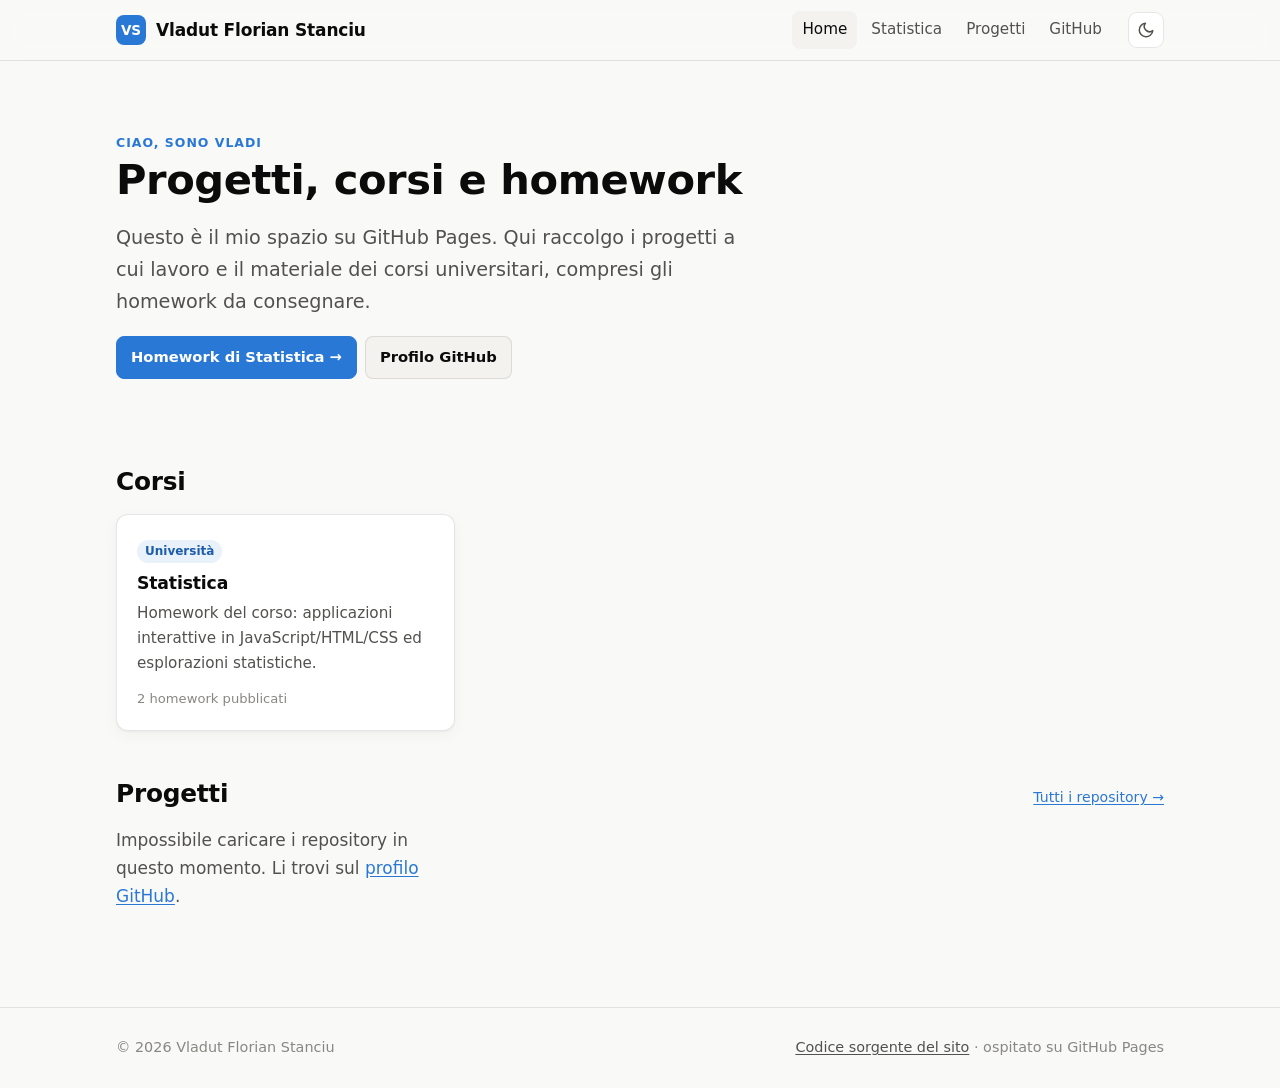
<file: index.html>
<!doctype html>
<html lang="it">
<head>
  <meta charset="utf-8">
  <meta name="viewport" content="width=device-width, initial-scale=1">
  <title>Vladut Florian Stanciu</title>
  <meta name="description" content="Sito personale di Vladut Florian Stanciu: progetti, corsi universitari e homework.">
  <script>try{var t=localStorage.getItem('theme');if(t)document.documentElement.setAttribute('data-theme',t)}catch(e){}</script>
  <link rel="icon" href="data:image/svg+xml,%3Csvg xmlns='http://www.w3.org/2000/svg' viewBox='0 0 32 32'%3E%3Crect width='32' height='32' rx='8' fill='%232a78d6'/%3E%3Ctext x='16' y='21' font-family='Arial' font-weight='700' font-size='13' fill='white' text-anchor='middle'%3EVS%3C/text%3E%3C/svg%3E">
  <link rel="stylesheet" href="assets/css/style.css">
</head>
<body data-root="./" data-page="home">
  <header data-site-header></header>

  <main class="container">
    <section class="hero">
      <div class="kicker">Ciao, sono Vladi</div>
      <h1>Progetti, corsi e homework</h1>
      <p class="lead">
        Questo è il mio spazio su GitHub Pages. Qui raccolgo i progetti a cui lavoro
        e il materiale dei corsi universitari, compresi gli homework da consegnare.
      </p>
      <div class="btn-row">
        <a class="btn primary" href="statistica/">Homework di Statistica →</a>
        <a class="btn" href="https://github.com/Vladi2504" target="_blank" rel="noopener">Profilo GitHub</a>
      </div>
    </section>

    <div class="section-title">
      <h2 id="corsi">Corsi</h2>
    </div>
    <div class="grid">
      <a class="card" href="statistica/">
        <span class="tag">Università</span>
        <h3 style="margin-top:10px">Statistica</h3>
        <p>Homework del corso: applicazioni interattive in JavaScript/HTML/CSS ed esplorazioni statistiche.</p>
        <div class="meta"><span>2 homework pubblicati</span></div>
      </a>
    </div>

    <div class="section-title">
      <h2 id="progetti">Progetti</h2>
      <a class="small" href="https://github.com/Vladi2504?tab=repositories" target="_blank" rel="noopener">Tutti i repository →</a>
    </div>
    <div class="grid" id="repo-list">
      <p class="muted">Caricamento dei repository da GitHub…</p>
    </div>
  </main>

  <footer data-site-footer></footer>

  <script src="assets/js/site.js"></script>
  <script>
    // Elenco dei repository pubblici, letto dall'API pubblica di GitHub.
    (function () {
      const box = document.getElementById('repo-list');
      const user = 'Vladi2504';
      const esc = s => String(s).replace(/[&<>"']/g, c => ({ '&': '&amp;', '<': '&lt;', '>': '&gt;', '"': '&quot;', "'": '&#39;' }[c]));
      fetch('https://api.github.com/users/' + user + '/repos?sort=updated&per_page=30')
        .then(r => { if (!r.ok) throw new Error(r.status); return r.json(); })
        .then(repos => {
          repos = repos.filter(r => !r.fork && r.name.toLowerCase() !== (user + '.github.io').toLowerCase());
          if (!repos.length) {
            box.innerHTML = '<p class="muted">Nessun repository pubblico da mostrare per ora.</p>';
            return;
          }
          box.innerHTML = repos.slice(0, 9).map(r => `
            <a class="card" href="${esc(r.html_url)}" target="_blank" rel="noopener">
              <h3>${esc(r.name)}</h3>
              <p>${r.description ? esc(r.description) : '<span class="muted">Nessuna descrizione</span>'}</p>
              <div class="meta">
                ${r.language ? `<span>${esc(r.language)}</span>` : ''}
                <span>Aggiornato il ${new Date(r.pushed_at).toLocaleDateString('it-IT')}</span>
              </div>
            </a>`).join('');
        })
        .catch(() => {
          box.innerHTML = '<p class="muted">Impossibile caricare i repository in questo momento. ' +
            'Li trovi sul <a href="https://github.com/' + user + '" target="_blank" rel="noopener">profilo GitHub</a>.</p>';
        });
    })();
  </script>
</body>
</html>
</file>
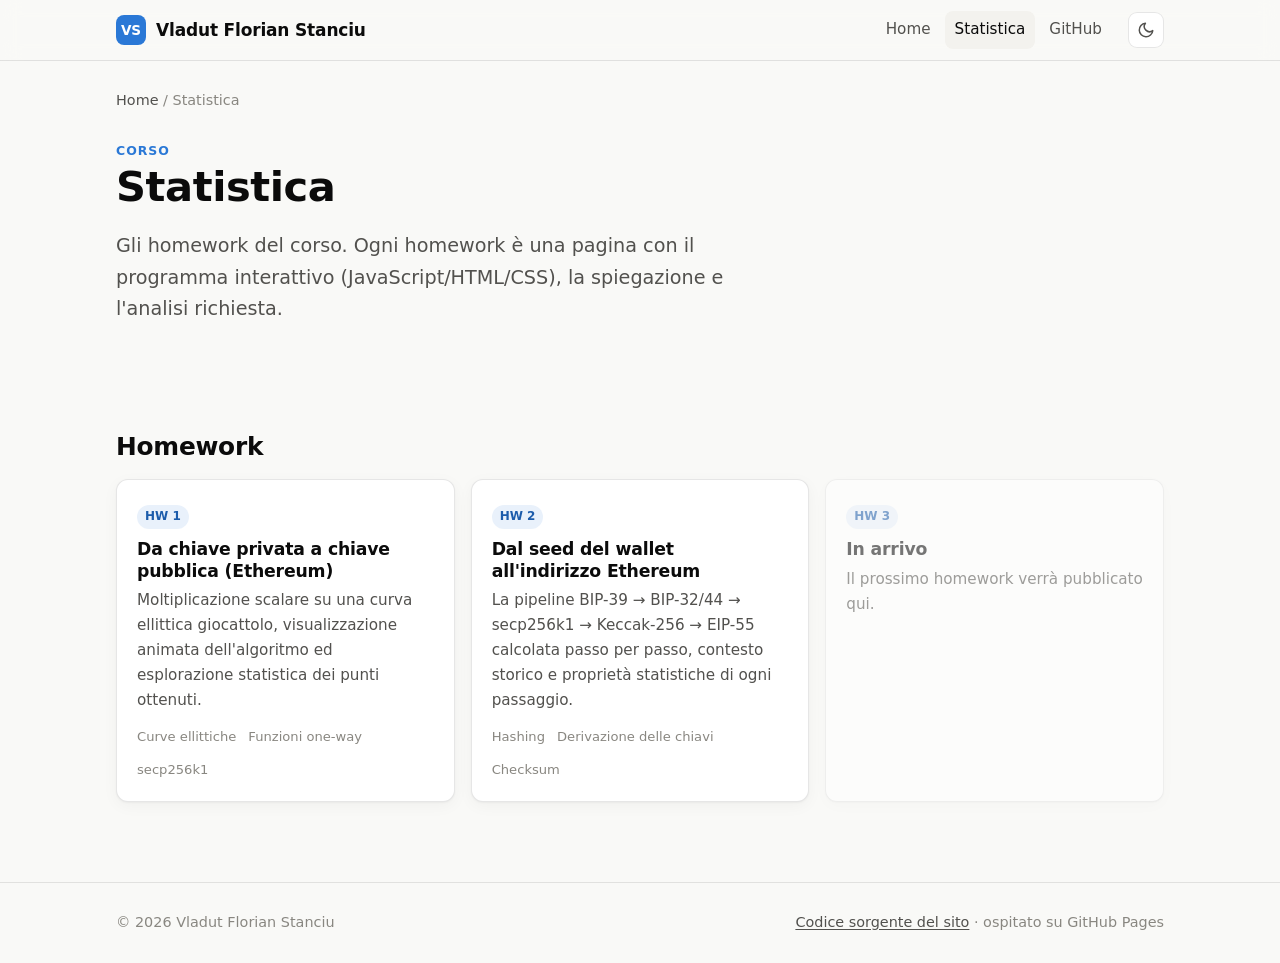
<file: statistica/index.html>
<!doctype html>
<html lang="it">
<head>
  <meta charset="utf-8">
  <meta name="viewport" content="width=device-width, initial-scale=1">
  <title>Statistica · Homework</title>
  <meta name="description" content="Homework del corso di Statistica di Vladut Florian Stanciu.">
  <script>try{var t=localStorage.getItem('theme');if(t)document.documentElement.setAttribute('data-theme',t)}catch(e){}</script>
  <link rel="icon" href="data:image/svg+xml,%3Csvg xmlns='http://www.w3.org/2000/svg' viewBox='0 0 32 32'%3E%3Crect width='32' height='32' rx='8' fill='%232a78d6'/%3E%3Ctext x='16' y='21' font-family='Arial' font-weight='700' font-size='13' fill='white' text-anchor='middle'%3EVS%3C/text%3E%3C/svg%3E">
  <link rel="stylesheet" href="../assets/css/style.css">
</head>
<body data-root="../" data-page="statistica">
  <header data-site-header></header>

  <main class="container">
    <p class="breadcrumb"><a href="../">Home</a> / Statistica</p>
    <section class="hero" style="padding-top:28px">
      <div class="kicker">Corso</div>
      <h1>Statistica</h1>
      <p class="lead">
        Gli homework del corso. Ogni homework è una pagina con il programma interattivo
        (JavaScript/HTML/CSS), la spiegazione e l'analisi richiesta.
      </p>
    </section>

    <div class="section-title"><h2 id="homework">Homework</h2></div>
    <div class="grid">
      <a class="card" href="hw1/">
        <span class="tag">HW 1</span>
        <h3 style="margin-top:10px">Da chiave privata a chiave pubblica (Ethereum)</h3>
        <p>Moltiplicazione scalare su una curva ellittica giocattolo, visualizzazione animata
          dell'algoritmo ed esplorazione statistica dei punti ottenuti.</p>
        <div class="meta"><span>Curve ellittiche</span><span>Funzioni one-way</span><span>secp256k1</span></div>
      </a>
      <a class="card" href="hw2/">
        <span class="tag">HW 2</span>
        <h3 style="margin-top:10px">Dal seed del wallet all'indirizzo Ethereum</h3>
        <p>La pipeline BIP-39 → BIP-32/44 → secp256k1 → Keccak-256 → EIP-55 calcolata passo per passo,
          contesto storico e proprietà statistiche di ogni passaggio.</p>
        <div class="meta"><span>Hashing</span><span>Derivazione delle chiavi</span><span>Checksum</span></div>
      </a>
      <div class="card disabled" aria-disabled="true">
        <span class="tag">HW 3</span>
        <h3 style="margin-top:10px">In arrivo</h3>
        <p>Il prossimo homework verrà pubblicato qui.</p>
      </div>
    </div>
  </main>

  <footer data-site-footer></footer>
  <script src="../assets/js/site.js"></script>
</body>
</html>
</file>
<file: assets/css/style.css>
/* ==========================================================================
   Stile comune del sito — token chiaro/scuro, layout, componenti
   ========================================================================== */

:root {
  color-scheme: light;
  --bg: #f9f9f7;
  --surface: #ffffff;
  --surface-2: #f3f2ee;
  --text: #0b0b0b;
  --text-2: #52514e;
  --muted: #898781;
  --border: rgba(11, 11, 11, 0.10);
  --grid: #e1e0d9;
  --axis: #c3c2b7;
  --accent: #2a78d6;
  --accent-ink: #1c5cab;
  --accent-wash: rgba(42, 120, 214, 0.10);
  --series-1: #2a78d6;
  --series-2: #eb6834;
  --series-3: #1baf7a;
  --cat-gen: #2a78d6;
  --cat-enc: #eda100;
  --cat-der: #eb6834;
  --cat-pk: #4a3aa7;
  --cat-hash: #1baf7a;
  --cat-cs: #e87ba4;
  --good: #006300;
  --bad: #b42323;
  --code-bg: #f3f2ee;
  --shadow: 0 1px 2px rgba(0, 0, 0, 0.04), 0 4px 16px rgba(0, 0, 0, 0.04);
  --radius: 12px;
  --font: system-ui, -apple-system, "Segoe UI", Roboto, "Helvetica Neue", Arial, sans-serif;
  --mono: ui-monospace, "Cascadia Code", "SF Mono", Consolas, "Liberation Mono", monospace;
}

@media (prefers-color-scheme: dark) {
  :root:not([data-theme="light"]) {
    color-scheme: dark;
    --bg: #0d0d0d;
    --surface: #1a1a19;
    --surface-2: #232321;
    --text: #ffffff;
    --text-2: #c3c2b7;
    --muted: #898781;
    --border: rgba(255, 255, 255, 0.10);
    --grid: #2c2c2a;
    --axis: #383835;
    --accent: #3987e5;
    --accent-ink: #86b6ef;
    --accent-wash: rgba(57, 135, 229, 0.14);
    --series-1: #3987e5;
    --series-2: #d95926;
    --series-3: #199e70;
    --cat-gen: #3987e5;
    --cat-enc: #c98500;
    --cat-der: #d95926;
    --cat-pk: #9085e9;
    --cat-hash: #199e70;
    --cat-cs: #d55181;
    --good: #0ca30c;
    --bad: #e66767;
    --code-bg: #232321;
    --shadow: none;
  }
}

:root[data-theme="dark"] {
  color-scheme: dark;
  --bg: #0d0d0d;
  --surface: #1a1a19;
  --surface-2: #232321;
  --text: #ffffff;
  --text-2: #c3c2b7;
  --muted: #898781;
  --border: rgba(255, 255, 255, 0.10);
  --grid: #2c2c2a;
  --axis: #383835;
  --accent: #3987e5;
  --accent-ink: #86b6ef;
  --accent-wash: rgba(57, 135, 229, 0.14);
  --series-1: #3987e5;
  --series-2: #d95926;
  --series-3: #199e70;
  --cat-gen: #3987e5;
  --cat-enc: #c98500;
  --cat-der: #d95926;
  --cat-pk: #9085e9;
  --cat-hash: #199e70;
  --cat-cs: #d55181;
  --good: #0ca30c;
  --bad: #e66767;
  --code-bg: #232321;
  --shadow: none;
}

/* --- base ---------------------------------------------------------------- */
*, *::before, *::after { box-sizing: border-box; }
html { -webkit-text-size-adjust: 100%; scroll-behavior: smooth; }
body {
  margin: 0;
  background: var(--bg);
  color: var(--text);
  font-family: var(--font);
  font-size: 17px;
  line-height: 1.65;
  overflow-x: clip;
}
img, svg, canvas { max-width: 100%; }
a { color: var(--accent); text-underline-offset: 2px; }
a:hover { color: var(--accent-ink); }
h1, h2, h3, h4 { line-height: 1.25; letter-spacing: -0.01em; text-wrap: balance; }
h1 { font-size: clamp(1.9rem, 4vw, 2.6rem); margin: 0 0 0.4em; }
h2 { font-size: 1.55rem; margin: 2.4em 0 0.6em; scroll-margin-top: 80px; }
h3 { font-size: 1.15rem; margin: 1.8em 0 0.5em; scroll-margin-top: 80px; }
p { margin: 0 0 1em; }
code, kbd, pre, .console { font-family: var(--mono); font-size: 0.88em; font-variant-ligatures: none; font-feature-settings: "calt" 0, "liga" 0; }
:not(pre) > code {
  background: var(--code-bg);
  padding: 0.1em 0.35em;
  border-radius: 5px;
}
pre {
  background: var(--code-bg);
  border: 1px solid var(--border);
  border-radius: 10px;
  padding: 14px 16px;
  overflow-x: auto;
  line-height: 1.5;
  margin: 0 0 1.2em;
}
hr { border: 0; border-top: 1px solid var(--border); margin: 2.5em 0; }
.muted { color: var(--text-2); }
.small { font-size: 0.88rem; }
.nowrap { white-space: nowrap; }

/* --- header / footer ----------------------------------------------------- */
.site-header {
  position: sticky; top: 0; z-index: 20;
  background: color-mix(in srgb, var(--bg) 85%, transparent);
  backdrop-filter: saturate(1.4) blur(10px);
  -webkit-backdrop-filter: saturate(1.4) blur(10px);
  border-bottom: 1px solid var(--border);
}
.site-header .inner {
  max-width: 1080px; margin: 0 auto; padding: 0 16px;
  height: 60px; display: flex; align-items: center; gap: 16px;
}
.brand {
  font-weight: 700; color: var(--text); text-decoration: none; letter-spacing: -0.01em;
  display: flex; align-items: center; gap: 10px; white-space: nowrap;
}
.brand .logo {
  width: 30px; height: 30px; border-radius: 8px; display: grid; place-items: center;
  background: var(--accent); color: #fff; font-size: 0.85rem; font-weight: 800;
}
.nav { margin-left: auto; display: flex; align-items: center; gap: 4px; }
.nav a {
  color: var(--text-2); text-decoration: none; padding: 6px 10px; border-radius: 8px; font-size: 0.95rem;
}
.nav a:hover, .nav a[aria-current="page"] { color: var(--text); background: var(--surface-2); }
.theme-toggle {
  border: 1px solid var(--border); background: var(--surface); color: var(--text-2);
  width: 36px; height: 36px; border-radius: 9px; cursor: pointer; display: grid; place-items: center;
}
.theme-toggle:hover { color: var(--text); }
.theme-toggle svg { width: 18px; height: 18px; }
@media (max-width: 560px) {
  .nav a.hide-sm { display: none; }
  .brand .name { display: none; }
}

.site-footer {
  border-top: 1px solid var(--border); margin-top: 80px;
  color: var(--muted); font-size: 0.9rem;
}
.site-footer .inner {
  max-width: 1080px; margin: 0 auto; padding: 28px 16px;
  display: flex; flex-wrap: wrap; gap: 12px; justify-content: space-between;
}
.site-footer a { color: var(--text-2); }

/* --- layout -------------------------------------------------------------- */
.container { max-width: 1080px; margin: 0 auto; padding: 0 16px; }
.article { max-width: 860px; margin: 0 auto; padding: 0 16px; }
.hero { padding: 72px 0 40px; }
.hero .kicker {
  text-transform: uppercase; letter-spacing: 0.08em; font-size: 0.78rem; font-weight: 700; color: var(--accent);
}
.hero p.lead { font-size: 1.2rem; color: var(--text-2); max-width: 640px; }
.breadcrumb { font-size: 0.9rem; color: var(--muted); margin: 28px 0 0; }
.breadcrumb a { color: var(--text-2); text-decoration: none; }
.breadcrumb a:hover { text-decoration: underline; }

.grid { display: grid; gap: 16px; grid-template-columns: repeat(auto-fill, minmax(260px, 1fr)); }
.card {
  display: block; background: var(--surface); border: 1px solid var(--border);
  border-radius: var(--radius); padding: 20px; box-shadow: var(--shadow);
  color: var(--text); text-decoration: none; transition: border-color .15s, transform .15s;
}
a.card:hover { border-color: var(--accent); transform: translateY(-2px); color: var(--text); }
.card h3 { margin: 0 0 6px; font-size: 1.08rem; }
.card p { margin: 0; color: var(--text-2); font-size: 0.95rem; }
.card .meta { margin-top: 12px; font-size: 0.82rem; color: var(--muted); display: flex; gap: 12px; flex-wrap: wrap; }
.card.disabled { opacity: 0.55; }
.tag {
  display: inline-block; font-size: 0.75rem; font-weight: 600; padding: 2px 8px; border-radius: 99px;
  background: var(--accent-wash); color: var(--accent-ink);
}
.section-title { display: flex; align-items: baseline; justify-content: space-between; gap: 12px; margin: 48px 0 16px; }
.section-title h2 { margin: 0; }

/* --- article components -------------------------------------------------- */
.doc-meta {
  display: flex; flex-wrap: wrap; gap: 8px 20px; color: var(--text-2); font-size: 0.92rem;
  padding: 14px 0; border-top: 1px solid var(--border); border-bottom: 1px solid var(--border); margin: 20px 0 28px;
}
.toc {
  background: var(--surface); border: 1px solid var(--border); border-radius: var(--radius);
  padding: 16px 20px; margin: 0 0 24px;
}
.toc strong { display: block; margin-bottom: 6px; }
.toc ol { margin: 0; padding-left: 1.3em; columns: 2; column-gap: 32px; }
.toc li { break-inside: avoid; }
@media (max-width: 640px) { .toc ol { columns: 1; } }

.callout {
  border: 1px solid var(--border); border-left: 4px solid var(--accent);
  background: var(--surface); border-radius: 10px; padding: 14px 18px; margin: 0 0 1.4em;
}
.callout.warn { border-left-color: var(--series-2); }
.callout.good { border-left-color: var(--series-3); }
.callout > :last-child { margin-bottom: 0; }

.panel {
  background: var(--surface); border: 1px solid var(--border); border-radius: var(--radius);
  padding: 18px; margin: 0 0 1.6em; box-shadow: var(--shadow);
}
.panel > :last-child { margin-bottom: 0; }
.wide { margin-left: calc(-1 * min(80px, (100vw - 860px) / 2)); margin-right: calc(-1 * min(80px, (100vw - 860px) / 2)); }
@media (max-width: 1020px) { .wide { margin-left: 0; margin-right: 0; } }

.controls { display: flex; flex-wrap: wrap; gap: 12px 16px; align-items: flex-end; margin-bottom: 14px; }
.field { display: flex; flex-direction: column; gap: 4px; font-size: 0.85rem; color: var(--text-2); min-width: 0; max-width: 100%; }
.field select { max-width: 100%; text-overflow: ellipsis; }
.field input, .field select {
  font: inherit; font-size: 0.95rem; color: var(--text); background: var(--bg);
  border: 1px solid var(--border); border-radius: 8px; padding: 7px 10px; min-width: 0;
}
.field input[type="number"] { width: 110px; }
.field input.wide-input { width: min(100%, 560px); font-family: var(--mono); font-size: 0.85rem; }
.field input[type="range"] { padding: 0; width: 140px; accent-color: var(--accent); }
.field input:focus, .field select:focus { outline: 2px solid var(--accent); outline-offset: 1px; }
.btn {
  font: inherit; font-size: 0.92rem; font-weight: 600; cursor: pointer;
  border: 1px solid var(--border); background: var(--surface-2); color: var(--text);
  padding: 8px 14px; border-radius: 8px; display: inline-flex; align-items: center; gap: 6px;
}
a.btn { text-decoration: none; }
.btn:hover { border-color: var(--accent); color: var(--text); }
.btn.primary, .btn.primary:hover { background: var(--accent); border-color: var(--accent); color: #fff; }
.btn.primary:hover { filter: brightness(1.08); }
.btn:disabled { opacity: 0.5; cursor: not-allowed; }
.btn-row { display: flex; flex-wrap: wrap; gap: 8px; }

.console {
  background: #111110; color: #e9e8e2; border-radius: 10px; padding: 14px 16px;
  font-family: var(--mono); font-size: 0.84rem; line-height: 1.55; max-height: 460px; overflow: auto;
  white-space: pre; margin: 0;
}
.console .c-h { color: #86b6ef; font-weight: 700; }
.console .c-m { color: #898781; }
.console .c-ok { color: #4fd18b; }
.console .c-key { color: #ffd36b; font-weight: 700; }
.console .c-err { color: #ff8a8a; }

.result-key {
  display: flex; flex-wrap: wrap; align-items: center; gap: 10px 16px;
  margin-top: 14px; padding: 12px 16px; border-radius: 10px; background: var(--accent-wash);
}
.result-key .label { font-size: 0.8rem; text-transform: uppercase; letter-spacing: 0.06em; font-weight: 700; color: var(--accent-ink); }
.result-key .value { font-family: var(--mono); font-size: 1.15rem; font-weight: 700; }

/* tabelle */
.table-wrap { overflow-x: auto; margin: 0 0 1.4em; border: 1px solid var(--border); border-radius: 10px; }
table { border-collapse: collapse; width: 100%; font-size: 0.92rem; background: var(--surface); }
th, td { text-align: left; padding: 8px 12px; border-bottom: 1px solid var(--border); vertical-align: top; }
tr:last-child td { border-bottom: 0; }
th { font-weight: 600; color: var(--text-2); background: var(--surface-2); }
td.num, th.num { text-align: right; font-variant-numeric: tabular-nums; }
.yes { color: var(--good); font-weight: 600; }
.no { color: var(--bad); font-weight: 600; }
.part { color: var(--series-2); font-weight: 600; }

/* stat tiles */
.tiles { display: grid; gap: 10px; grid-template-columns: repeat(auto-fill, minmax(140px, 1fr)); margin: 0 0 18px; }
.tile { background: var(--bg); border: 1px solid var(--border); border-radius: 10px; padding: 10px 14px; }
.tile .t-label { font-size: 0.78rem; color: var(--text-2); }
.tile .t-value { font-size: 1.3rem; font-weight: 650; line-height: 1.3; }
.tile .t-sub { font-size: 0.76rem; color: var(--muted); }

/* grafici */
.chart { position: relative; width: 100%; }
.chart svg { display: block; width: 100%; height: auto; overflow: visible; }
.chart-title { font-weight: 600; font-size: 0.95rem; margin: 0 0 2px; }
.chart-sub { font-size: 0.82rem; color: var(--text-2); margin: 0 0 8px; }
.legend { display: flex; flex-wrap: wrap; gap: 4px 16px; font-size: 0.82rem; color: var(--text-2); margin: 4px 0 8px; }
.legend .key { display: inline-block; width: 10px; height: 10px; border-radius: 3px; margin-right: 6px; vertical-align: -1px; }
.legend .key.line { height: 2px; border-radius: 1px; vertical-align: 3px; width: 14px; }
.tooltip {
  position: fixed; z-index: 50; pointer-events: none; opacity: 0; transition: opacity .08s;
  background: var(--surface); color: var(--text); border: 1px solid var(--border); box-shadow: 0 6px 20px rgba(0,0,0,.15);
  padding: 6px 10px; border-radius: 8px; font-size: 0.82rem; line-height: 1.4; max-width: 260px;
}
.tooltip.show { opacity: 1; }
.charts-2 { display: grid; gap: 20px 28px; grid-template-columns: 1fr 1fr; }
@media (max-width: 720px) { .charts-2 { grid-template-columns: 1fr; } }
.obs { font-size: 0.92rem; color: var(--text-2); margin: 8px 0 0; }
.obs b { color: var(--text); }

/* canvas visualizzazione */
.viz-layout { display: grid; grid-template-columns: minmax(0, 1.25fr) minmax(0, 1fr); gap: 18px; align-items: start; }
@media (max-width: 820px) { .viz-layout { grid-template-columns: 1fr; } }
.viz-canvas { width: 100%; aspect-ratio: 1 / 1; display: block; border-radius: 10px; background: var(--bg); border: 1px solid var(--border); }
.viz-canvas.real { aspect-ratio: 4 / 3; }
.viz-info { font-size: 0.9rem; }
.viz-info .step-title { font-weight: 700; font-size: 1rem; margin-bottom: 4px; }
.viz-info .formula { font-family: var(--mono); font-size: 0.85rem; background: var(--bg); border: 1px solid var(--border); border-radius: 8px; padding: 10px 12px; white-space: pre-wrap; line-height: 1.6; }
.bits { font-family: var(--mono); font-size: 1.1rem; letter-spacing: 0.15em; margin: 6px 0 10px; }
.bits span { padding: 1px 2px; border-radius: 4px; }
.bits span.cur { background: var(--accent); color: #fff; }
.bits span.done { color: var(--muted); }
.viz-legend { display: flex; flex-wrap: wrap; gap: 4px 14px; font-size: 0.8rem; color: var(--text-2); margin-top: 8px; }
.viz-legend i { display: inline-block; width: 10px; height: 10px; border-radius: 50%; margin-right: 5px; vertical-align: -1px; }

/* pipeline (diagramma k → Q → indirizzo) */
.pipeline { display: flex; flex-wrap: wrap; align-items: stretch; gap: 8px; margin: 0 0 1.4em; }
.pipeline .stage { flex: 1 1 150px; background: var(--surface); border: 1px solid var(--border); border-radius: 10px; padding: 10px 12px; }
.pipeline .stage b { display: block; font-size: 0.92rem; }
.pipeline .stage span { font-size: 0.8rem; color: var(--text-2); }
.pipeline .arrow { align-self: center; color: var(--muted); font-size: 0.8rem; text-align: center; flex: 0 0 auto; }
.pipeline .arrow b { display: block; font-size: 1.3rem; line-height: 1; }
.pipeline .stage.oneway { border-color: var(--accent); }

.katex-display { overflow-x: auto; overflow-y: hidden; padding: 4px 0; }

/* --- HW2: categorie, schede della pipeline, timeline ---------------------- */
.chip { display: inline-flex; align-items: center; gap: 6px; font-size: 0.75rem; font-weight: 600; color: var(--text-2);
  border: 1px solid var(--border); border-radius: 99px; padding: 1px 9px 1px 7px; background: var(--surface); white-space: nowrap; }
.chip::before { content: ""; width: 8px; height: 8px; border-radius: 50%; background: var(--c, var(--muted)); }
.chip.gen { --c: var(--cat-gen); } .chip.enc { --c: var(--cat-enc); } .chip.der { --c: var(--cat-der); }
.chip.pk { --c: var(--cat-pk); } .chip.hash { --c: var(--cat-hash); } .chip.cs { --c: var(--cat-cs); }
.chips { display: flex; flex-wrap: wrap; gap: 6px; }

.flow { display: grid; gap: 0; margin: 0 0 1.4em; }
.flow .node { display: grid; grid-template-columns: minmax(0, 1fr) auto; gap: 4px 12px; align-items: center;
  background: var(--surface); border: 1px solid var(--border); border-left: 4px solid var(--c, var(--border)); border-radius: 10px; padding: 9px 14px; }
.flow .node b { font-size: 0.95rem; }
.flow .node span.d { grid-column: 1 / -1; font-size: 0.82rem; color: var(--text-2); }
.flow .edge { display: flex; align-items: center; gap: 10px; padding: 3px 0 3px 22px; font-size: 0.8rem; color: var(--text-2); }
.flow .edge::before { content: "↓"; font-size: 1.1rem; color: var(--muted); width: 14px; }
.flow .node.gen { --c: var(--cat-gen); } .flow .node.der { --c: var(--cat-der); } .flow .node.pk { --c: var(--cat-pk); }
.flow .node.hash { --c: var(--cat-hash); } .flow .node.cs { --c: var(--cat-cs); } .flow .node.enc { --c: var(--cat-enc); }

.stage-list { display: grid; grid-template-columns: minmax(0, 1fr); gap: 12px; counter-reset: stage; }
.stage-list > * { min-width: 0; }
.stage-card { background: var(--surface); border: 1px solid var(--border); border-radius: var(--radius); padding: 14px 16px; }
.stage-card header { display: flex; flex-wrap: wrap; align-items: center; gap: 6px 10px; margin-bottom: 6px; }
.stage-card header h4 { margin: 0; font-size: 1rem; }
.stage-card header h4::before { counter-increment: stage; content: counter(stage) ". "; color: var(--muted); }
.stage-card header .std { margin-left: auto; font-size: 0.78rem; color: var(--muted); font-weight: 600; }
.stage-card p { font-size: 0.9rem; color: var(--text-2); margin: 0 0 8px; }
.mono { font-family: var(--mono); font-size: 0.82rem; word-break: break-all; font-variant-ligatures: none; }
.valbox { font-family: var(--mono); font-size: 0.8rem; background: var(--bg); border: 1px solid var(--border); border-radius: 8px;
  padding: 8px 10px; word-break: break-all; line-height: 1.55; margin: 0 0 6px; font-variant-ligatures: none; }
.valbox .k { color: var(--text-2); font-family: var(--font); font-size: 0.78rem; margin-right: 6px; }
.valbox mark { background: var(--accent-wash); color: var(--text); border-radius: 3px; padding: 0 1px; }
.valbox .dim { color: var(--muted); }
.word-grid { display: grid; grid-template-columns: repeat(auto-fill, minmax(118px, 1fr)); gap: 6px; margin: 0 0 8px; }
.word { background: var(--bg); border: 1px solid var(--border); border-radius: 8px; padding: 5px 8px; line-height: 1.3; }
.word b { display: block; font-size: 0.92rem; }
.word .n { font-size: 0.72rem; color: var(--muted); }
.word .b { font-family: var(--mono); font-size: 0.72rem; color: var(--text-2); letter-spacing: 0.02em; }
.word .b mark { background: var(--cat-cs); color: #fff; border-radius: 2px; padding: 0 1px; }
.badge { display: inline-flex; align-items: center; gap: 6px; font-size: 0.8rem; font-weight: 600; padding: 2px 10px; border-radius: 99px; border: 1px solid var(--border); }
.badge.ok { color: var(--good); } .badge.ok::before { content: "✓"; }
.badge.ko { color: var(--bad); } .badge.ko::before { content: "✗"; }
.badge.info { color: var(--text-2); }
.eip55 { font-family: var(--mono); font-size: 0.86rem; line-height: 1.7; white-space: pre; overflow-x: auto; background: var(--bg);
  border: 1px solid var(--border); border-radius: 8px; padding: 8px 10px; font-variant-ligatures: none; }
.eip55 .up { color: var(--text); font-weight: 800; text-decoration: underline; text-decoration-color: var(--cat-cs); text-decoration-thickness: 2px; }
.eip55 .hi { color: var(--text); font-weight: 700; }
.eip55 .lo { color: var(--muted); }
.eip55 .lbl { display: inline-block; width: 6.2rem; color: var(--text-2); font-family: var(--font); font-size: 0.78rem; }

.std-grid { display: grid; gap: 14px; grid-template-columns: repeat(auto-fill, minmax(300px, 1fr)); margin: 0 0 1.4em; }
.std-card { background: var(--surface); border: 1px solid var(--border); border-radius: var(--radius); padding: 16px; }
.std-card h3 { margin: 0 0 4px; font-size: 1.08rem; }
.std-card .year { font-size: 0.8rem; color: var(--muted); margin-bottom: 8px; }
.std-card p { font-size: 0.92rem; margin: 0 0 8px; }
.std-card dl { margin: 0; font-size: 0.86rem; display: grid; grid-template-columns: auto 1fr; gap: 3px 10px; }
.std-card dt { color: var(--muted); }
.std-card dd { margin: 0; }

.timeline { position: relative; margin: 0 0 1.6em; padding-left: 26px; }
.timeline::before { content: ""; position: absolute; left: 8px; top: 6px; bottom: 6px; width: 2px; background: var(--axis); }
.tl-item { position: relative; margin: 0 0 14px; }
.tl-item::before { content: ""; position: absolute; left: -23px; top: 6px; width: 12px; height: 12px; border-radius: 50%;
  background: var(--c, var(--muted)); box-shadow: 0 0 0 3px var(--bg); }
.tl-item .y { font-weight: 800; font-variant-numeric: tabular-nums; margin-right: 8px; }
.tl-item .t { font-weight: 650; }
.tl-item p { margin: 2px 0 0; font-size: 0.9rem; color: var(--text-2); }
.tl-item.task .t::after { content: "nella traccia"; margin-left: 8px; font-size: 0.7rem; font-weight: 700; color: var(--accent-ink);
  background: var(--accent-wash); padding: 1px 7px; border-radius: 99px; vertical-align: 2px; }
.tl-item.pk { --c: var(--cat-pk); } .tl-item.hash { --c: var(--cat-hash); } .tl-item.der { --c: var(--cat-der); }
.tl-item.cs { --c: var(--cat-cs); } .tl-item.eco { --c: var(--muted); }
textarea.field-ta { font: inherit; font-family: var(--mono); font-size: 0.9rem; color: var(--text); background: var(--bg);
  border: 1px solid var(--border); border-radius: 8px; padding: 8px 10px; width: 100%; resize: vertical; min-height: 64px; font-variant-ligatures: none; }
textarea.field-ta:focus { outline: 2px solid var(--accent); outline-offset: 1px; }
.progress { font-size: 0.85rem; color: var(--text-2); }
</file>
